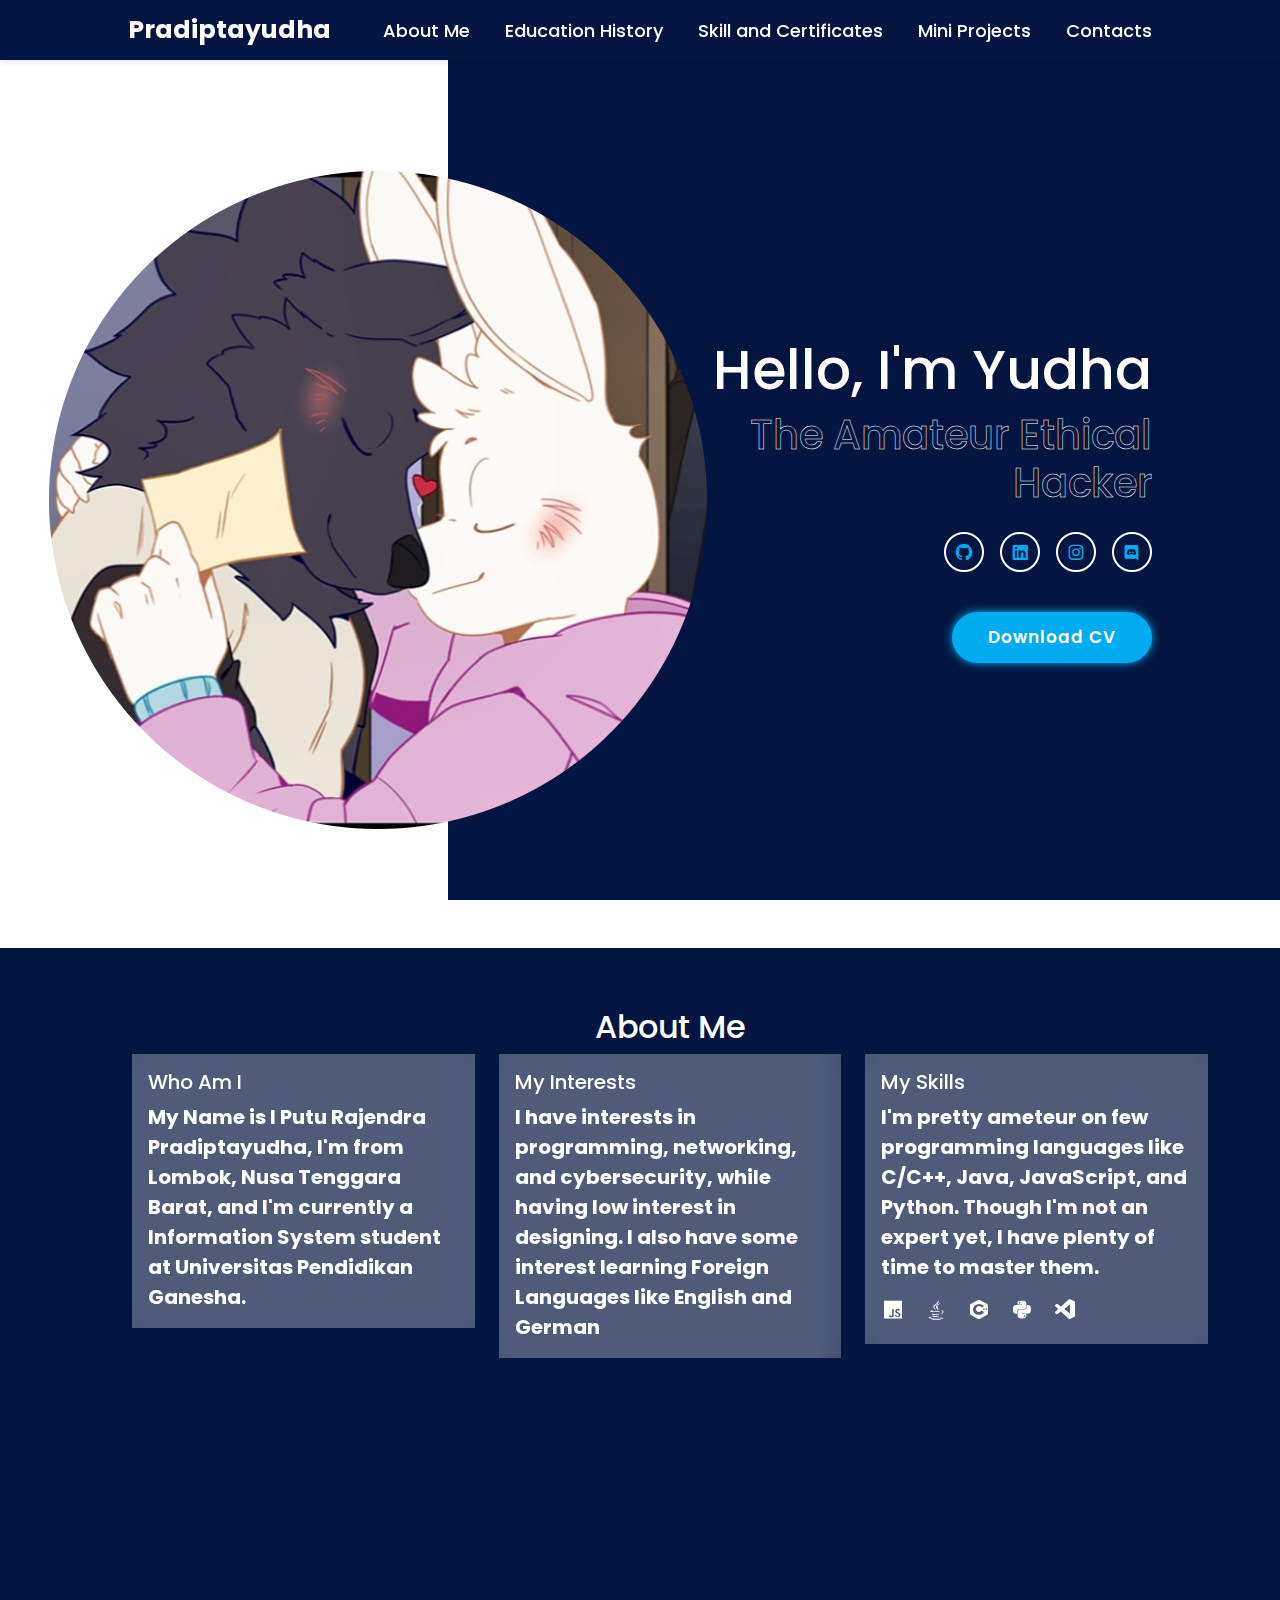
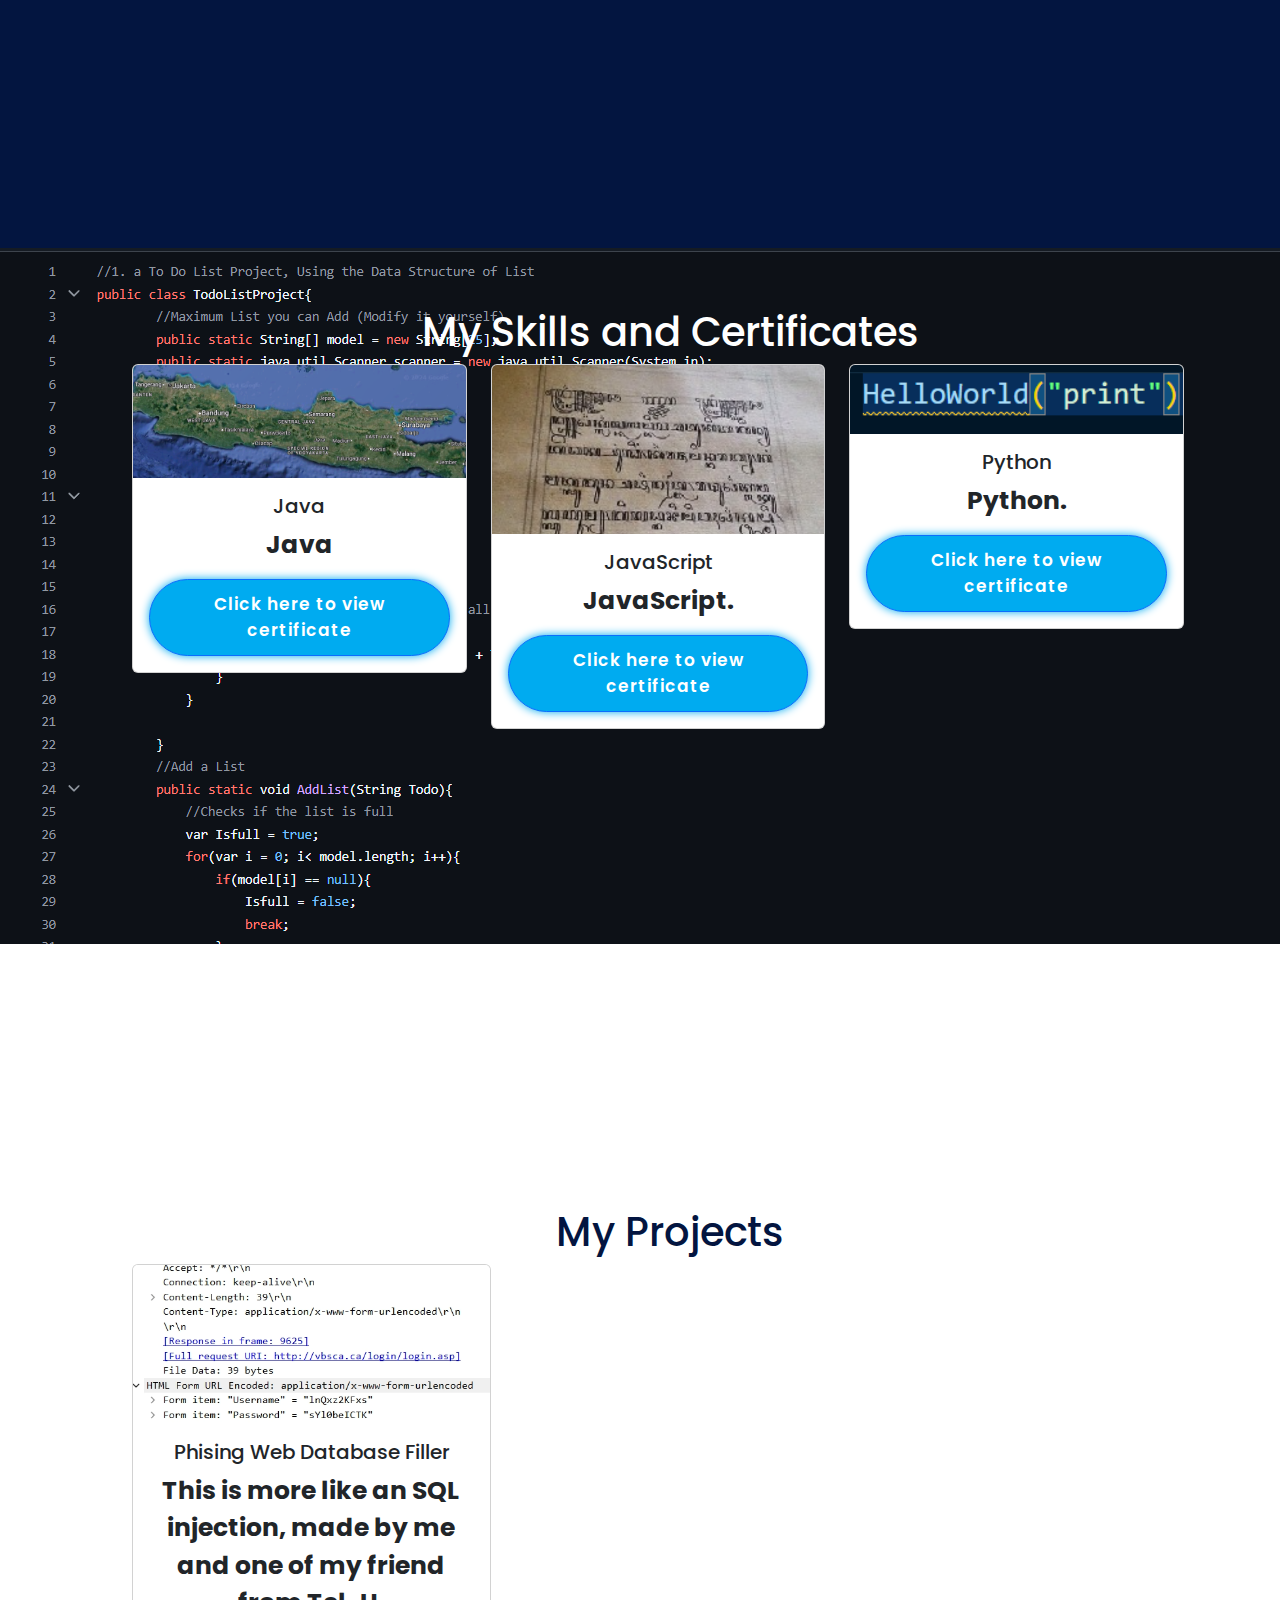
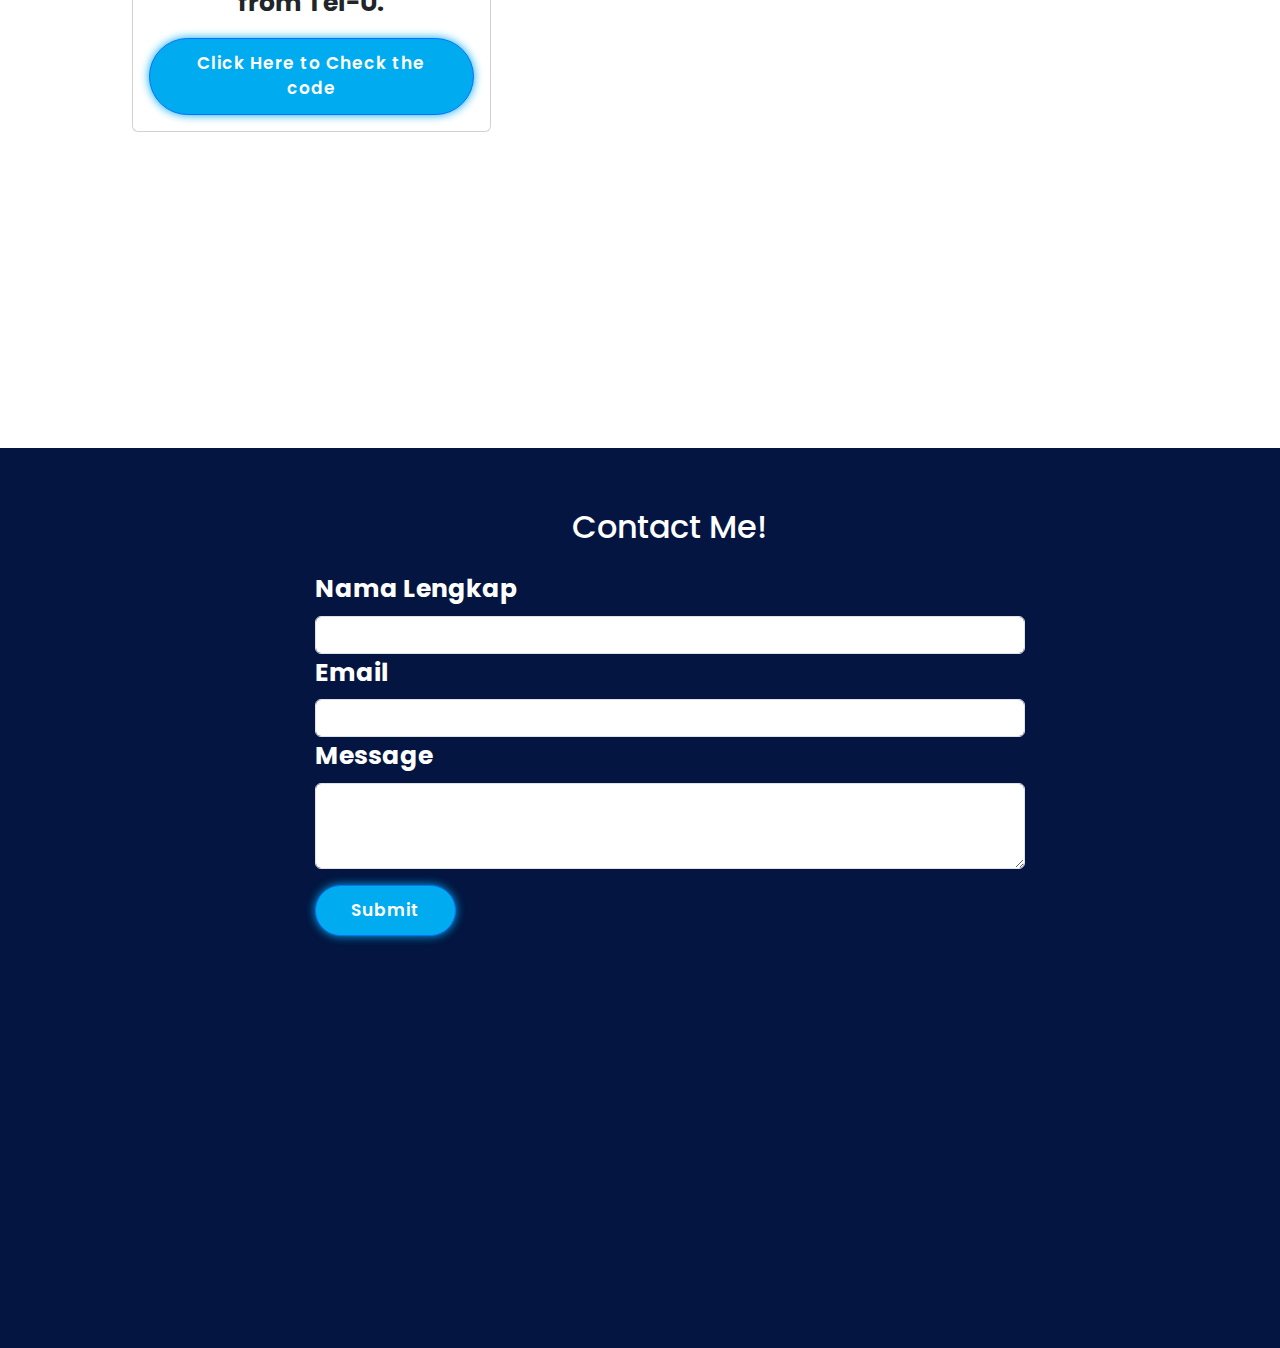
<file: Port.html>
<!DOCTYPE html>
<html lang="en">
<head>
    <meta charset="UTF-8">
    <meta name="viewport" content="width=device-width, initial-scale=1.0">
    <title>My Profile</title>
    <link href="https://cdn.jsdelivr.net/npm/bootstrap@5.3.3/dist/css/bootstrap.min.css" rel="stylesheet" integrity="sha384-QWTKZyjpPEjISv5WaRU9OFeRpok6YctnYmDr5pNlyT2bRjXh0JMhjY6hW+ALEwIH" crossorigin="anonymous">
    <link href="https://cdn.jsdelivr.net/npm/bootstrap@5.3.3/dist/css/bootstrap.min.css" rel="stylesheet" integrity="sha384-QWTKZyjpPEjISv5WaRU9OFeRpok6YctnYmDr5pNlyT2bRjXh0JMhjY6hW+ALEwIH" crossorigin="anonymous">
    <link href="https://unpkg.com/boxicons@2.1.4/css/boxicons.min.css" rel="stylesheet" />
    <link rel="stylesheet" href="styles.css">
</head>
<body>
    <script src="https://cdn.jsdelivr.net/npm/bootstrap@5.3.3/dist/js/bootstrap.bundle.min.js" integrity="sha384-YvpcrYf0tY3lHB60NNkmXc5s9fDVZLESaAA55NDzOxhy9GkcIdslK1eN7N6jIeHz" crossorigin="anonymous"></script>

    <header class = "header" id="header">
        <a href="#" class="logo">Pradiptayudha</a>
        <nav class = "navbar">
            <a href="#aboutme">About Me</a>
            <a href="#">Education History</a>
            <a href="#Skills-And-Certifications">Skill and Certificates </a>
            <a href="#Mini-Projects">Mini Projects</a>
            <a href="#Contact">Contacts</a>
        </nav>
    </header>
    <section class="home fullpage-section">
        <div class="Home-image">
        <img src="mylife.png" alt="">
        </div>
            
        <div class="home-content">
        <h1>Hello, I'm Yudha</h1>
        <h2>The Amateur Ethical Hacker</h2>
        <div class="home-sci">
            <a href="https://github.com/ADmex1" <i class='bx bxl-github'></i></a>
            <a href="https://www.linkedin.com/in/rajendra-pradiptayudha-83b9632b0/" <i class='bx bxl-linkedin-square'></i> </a>
            <a href="https://www.instagram.com/yudha_newb/" <i class='bx bxl-instagram'></i></a>
            <a href="#" <i class='bx bxl-discord'></i> </a>
        </div>
        <a href="#" class="btn">Download CV</a>
    </div>
</section>
<br>
<br>
<section id="aboutme" class="fullpage-section">
    <div class="container">
        <div class="row text-center">
            <div class="col">
                <h2 class="display">About Me</h2>
            </div>
        </div>
        <div class="row justify-content-center fs-5">
            <div class="col-md-4">
                <div class="card">
                    <div class="card-body">
                        <h5 class="card-title">Who Am I</h5>
                        <p class="card-text">My Name is I Putu Rajendra Pradiptayudha, I'm from Lombok, Nusa Tenggara Barat, and I'm currently a Information System student at Universitas Pendidikan Ganesha.</p>
                    </div>
                </div>
            </div>
            <div class="col-md-4">
                <div class="card">
                    <div class="card-body">
                        <h5 class="card-title">My Interests</h5>
                        <p class="card-text">I have interests in programming, networking, and cybersecurity, while having low interest in designing. I also have some interest learning Foreign Languages like English and German</p>
                    </div>
                </div>
            </div>
            <div class="col-md-4">
                <div class="card">
                    <div class="card-body">
                        <h5 class="card-title">My Skills</h5>
                        <p class="card-text"<a <i class='bx bxl-javascript'></i>I'm pretty ameteur on few programming languages like C/C++, Java, JavaScript, and Python. Though I'm not an expert yet, I have plenty of time to master them.</p></a>
                        <a href="https://www.javascript.com"><i class='bx bxl-javascript'></i></a>
                        <a href="https://www.java.com/en/"><i class='bx bxl-java' ></i></a>
                        <a href="https://isocpp.org"><i class='bx bxl-c-plus-plus' ></i></a>
                        <a href="https://www.python.org"><i class='bx bxl-python' ></i></a>
                        <a href="https://code.visualstudio.com"><i class='bx bxl-visual-studio' ></i></a>
                    </div>
                </div>
            </div>
        </div>
    </div>
</section>  
<section id="Skills-And-Certifications">
    <div class="container">
        <div class="row text-center">
            <div class="col">
                <h1>My Skills and Certificates</h1>
            </div>
            <div class="row justify-content-center">
                <div class="col-md-4">
                    <div class="card">
                        <img src="java.png" class="card-img-top" alt="...">
                        <div class="card-body">
                          <h5 class="card-title">Java</h5>
                          <p class="card-text">Java</p>
                          <a href="#" class="btn btn-primary">Click here to view certificate</a>
                        </div>
                      </div>
                </div>
                <div class="col-md-4">
                    <div class="card">
                        <img src="Skript.png" class="card-img-top" alt="...">
                        <div class="card-body">
                          <h5 class="card-title">JavaScript</h5>
                          <p class="card-text">JavaScript.</p>
                          <a href="#" class="btn btn-primary">Click here to view certificate</a>
                        </div>
                      </div>
                </div>
                <div class="col-md-4">
                    <div class="card">
                        <img src="Python.png" class="card-img-top" alt="...">
                        <div class="card-body">
                          <h5 class="card-title">Python</h5>
                          <p class="card-text">Python.</p>
                          <a href="#" class="btn btn-primary">Click here to view certificate</a>
                        </div>
                      </div>
                </div>
            </div>
        </div>
    </div>
  </section>

      <section id="Mini-Projects">
        <div class="container">
            <div class="row text-center">
                <div class="col">
                    <h1>My Projects</h1>
                </div>
                <div class="row-center">
                    <div class="col-md-4">
                        <div class="card">
                            <img src="Injection.png" class="card-img-top" alt="...">
                            <div class="card-body">
                              <h5 class="card-title">Phising Web Database Filler</h5>
                              <p class="card-text">This is more like an SQL injection, made by me and one of my friend from Tel-U.</p>
                              <a href="https://github.com/ADmex1/PythonStorage/blob/main/The%20Filler.py" class="btn btn-primary">Click Here to Check the code</a>
                            </div>
                          </div>
                    </div>
                </div>
            </div>
        </div>
      </section>
<section id="Contact">
    <div class="container">
        <div class="row text-center mb-3">
            <div class="col">
                <h2>Contact Me!</h2>
            </div>
        </div>
        <div class="row justify-content-center">
            <div class="col-md-8">
                <form>
                    <div class="mb-3">
                      <label for="Name" class="form-label">Nama Lengkap</label>
                      <input type="text" class="form-control" id="name" aria-describedby="name">
                    <div class="mb-3">
                        <label for="email" class="form-label">Email</label>
                        <input type="email" class="form-control" id="email" aria-describedby="email">
                        <div class="mb-3">
                            <label for="Text" class="form-label">Message</label>
                            <textarea class="form-control" id="Text" rows="3"></textarea>
                          </div>
                    <button type="submit" class="btn btn-primary">Submit</button>
                  </form>
            </div>
        </div>
    </div>
</section>
</body>
</html>
</file>
<file: styles.css>
@import url("https://fonts.googleapis.com/css2?family=Poppins:wght@300;400;500;600;700;800;900&display=swap");

* {
    margin: 0;
    padding: 0;
    box-sizing: border-box;
    scroll-behavior: smooth;
    font-family: "Poppins", sans-serif;
}
html, body {
  margin: 0;
  height:100%;
  width:100%;
  padding:0;
}

.header {
    position: fixed;
    top: 0;
    left: 0;
    width: 100%;
    height: 60px;
    padding: 20px 10%;
    background: #031540;
    background-color: #031540;
    background-size: cover;
    display: flex;
    justify-content: space-between;
    align-items: center;
    z-index: 1000;
    box-shadow: 0 2px 5px rgba(0, 0, 0, 0.1);
}

.logo {
    font-size: 25px;
    color: #fff;
    text-decoration: none;
    font-weight: 700;
}

.navbar a {
    font-size: 18px;
    color: #fff;
    text-decoration: none;
    font-weight: 500;
    margin-left: 35px;
    transition: 0.3s;
}

.navbar a:hover,
.navbar a.active {
    color: #00abf0;
}

.home {
    height: 100vh;
    background: linear-gradient(-90deg, #031540 65%, #fff 35%);
    display: flex;
    align-items: center;
    justify-content: space-between;
    padding: 0 10%;
    padding-top: 100px;
}

.Home-image {
    display: flex;
    justify-content: center;
    align-items: center;
    width: 500px;
    height: 500px;
    background: #031540;
    border-radius: 50%;
    border: 25px solid #fff;
}

.home-content {
    max-width: 600px;
    color: #fff;
    bottom: 22px;
    text-align: right;
}

.home-image img {
    position: relative;
    max-width: 380px;
}

.home-content h1 {
    font-size: 55px;
    line-height: 1.2;
}

.home-content h2 {
    font-size: 40px;
    color: transparent;
    -webkit-text-stroke: 0.5px #fff;
    background-repeat: no-repeat;
}

.home-content p {
    font-size: 15px;
    margin-top: 20px;
}

.home-sci {
    margin: 25px 0 40px;
}

.home-sci a {
    display: inline-flex;
    width: 40px;
    height: 40px;
    background: transparent;
    border: 2px solid #fff;
    border-radius: 50%;
    font-size: 20px;
    color: #00abf0;
    text-decoration: none;
    align-items: center;
    margin-left: 12px;
    justify-content: center;
}

.home-sci a:hover {
    background: #00abf0;
    color: #fff;
    box-shadow: 0 0 10px #00abf0;
}

.btn {
    padding: 12px 35px;
    background: #00abf0;
    border-radius: 40px;
    font-size: 17px;
    color: #fff;
    font-weight: 600;
    letter-spacing: 1px;
    box-shadow: 0 0 10px #00abf0;
}

.btn:hover {
    box-shadow: none;
}

#aboutme{
  display: block;
  background-color: #031540;
  height:100%;
  width:100%;
  padding: 60px;
  padding-left: 120px;
  box-sizing:border-box;
  font-size: 25px;
    color: #fff;
    text-decoration: none;
    font-weight: 700;
    .card {
        background-color: rgba(255, 255, 255, 0.3); /* White with 30% opacity */
        border: none; /* Removes border to keep it sleek */
        color: #fff; /* Ensures the text is readable on the transparent background */
    }
    
    .card-body {
        backdrop-filter: blur(10px); /* Optional: Adds a nice blur effect */
    }
    
    .fullpage-section {
        padding: 60px 0; /* Adds some spacing */
        background-color: #222; /* Sets a dark background to contrast with the cards */
    }
    
    h5.card-title {
        color: #fff; /* Keeps the title text readable */
    }
    
    p.card-text, a i {
        color: #fff; /* Makes the content text and icons readable */
    }
    
}


#Skills-And-Certifications{
    display: block;
    background-image: url(Codez.png);
    height:100%;
    width:100%;
    padding: 60px;
    padding-left: 120px;
    box-sizing:border-box;
    font-size: 25px;
    color: #fff;
    text-decoration: none;
    font-weight: 700;
    background-repeat: no-repeat;
  }

  #Mini-Projects{
    display: block;
    height:100%;
    width:100%;
    padding: 60px;
    padding-left: 120px;
    box-sizing:border-box;
    font-size: 25px;
    color: #031540;
    text-decoration: none;
    font-weight: 700;
    background-repeat: no-repeat;
  }

  .card-body i {
    margin-right: 15px; 
    font-size: 24px; 
}

#Contact{
    display: block;
  background-color: #031540;
  height:100%;
  width:100%;
  padding: 60px;
  padding-left: 120px;
  box-sizing:border-box;
  font-size: 25px;
    color: #fff;
    text-decoration: none;
    font-weight: 700; 
}
</file>
